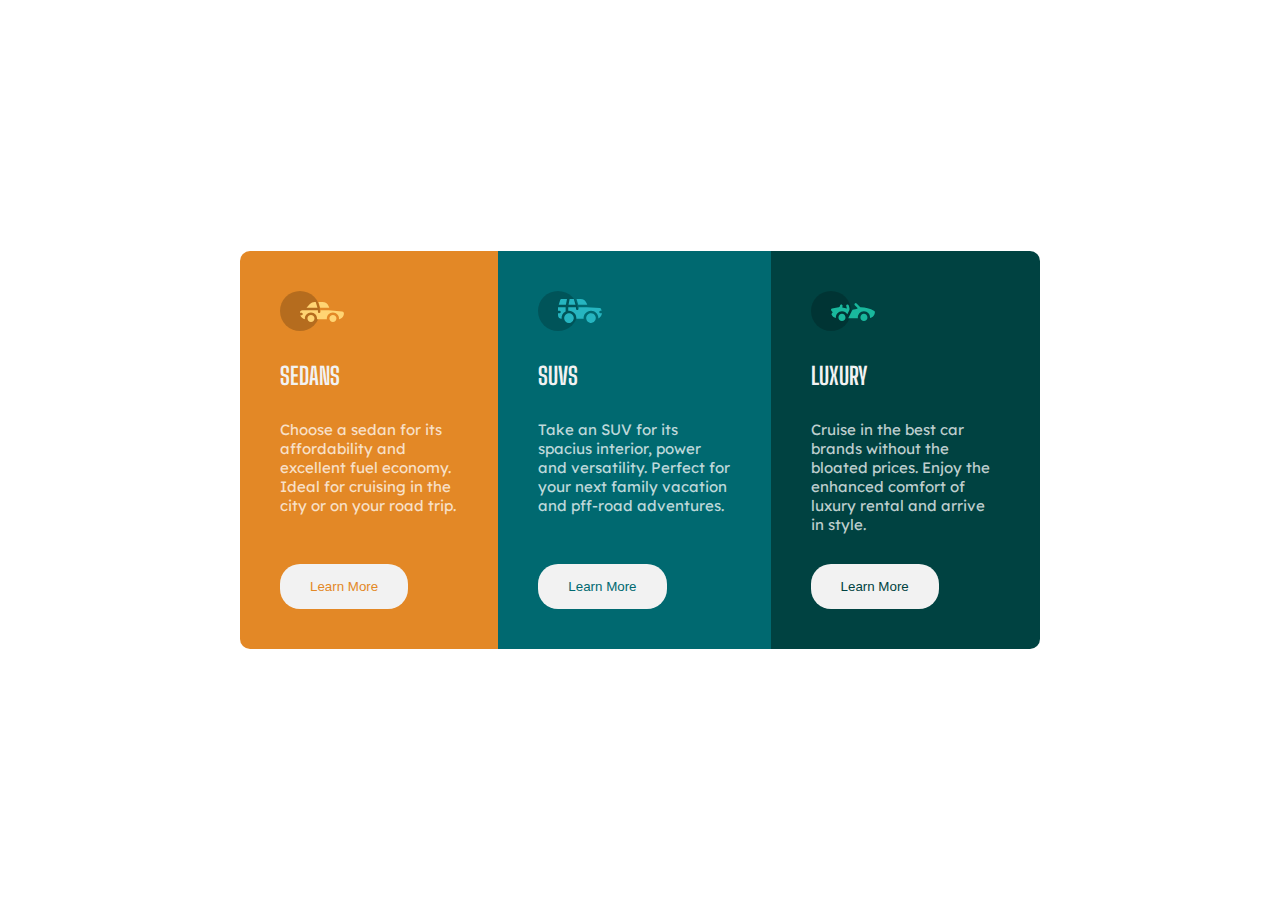
<file: index.html>
<!DOCTYPE html>
<html lang="en">
<head>
    <meta charset="UTF-8">
    <meta http-equiv="X-UA-Compatible" content="IE=edge">
    <meta name="viewport" content="width=device-width, initial-scale=1.0">
    <title>3 Column Cards</title>

    <link rel="preconnect" href="https://fonts.googleapis.com">
<link rel="preconnect" href="https://fonts.gstatic.com" crossorigin>
<link href="https://fonts.googleapis.com/css2?family=Big+Shoulders+Display:wght@700&family=Lexend+Deca&display=swap" rel="stylesheet">
<link rel="stylesheet" href="style.css">
</head>
<body>

    <div class="cards">
     <div class="cardItem one">
        <img src="./images/icon-sedans.svg" alt="sedans">

        <h2>SEDANS</h2>

        <p>Choose a sedan for its affordability and excellent fuel economy. Ideal for cruising in the city or on your road trip.</p>

        <button>Learn More</button>
     </div>
     <div class="cardItem two"> <img src="./images/icon-suvs.svg" alt="Suvs">

        <h2>SUVS</h2>

        <p>Take an SUV for its spacius interior, power and versatility. Perfect for your next family vacation and pff-road adventures. </p>

        <button>Learn More</button></div>
     <div class="cardItem three"> <img src="./images/icon-luxury.svg" alt="luxury">

        <h2>LUXURY</h2>

        <p>Cruise in the best car brands without the bloated prices. Enjoy the enhanced comfort of luxury rental and arrive in style.</p>

        <button>Learn More</button></div>
    </div>

</body>
</html>
</file>
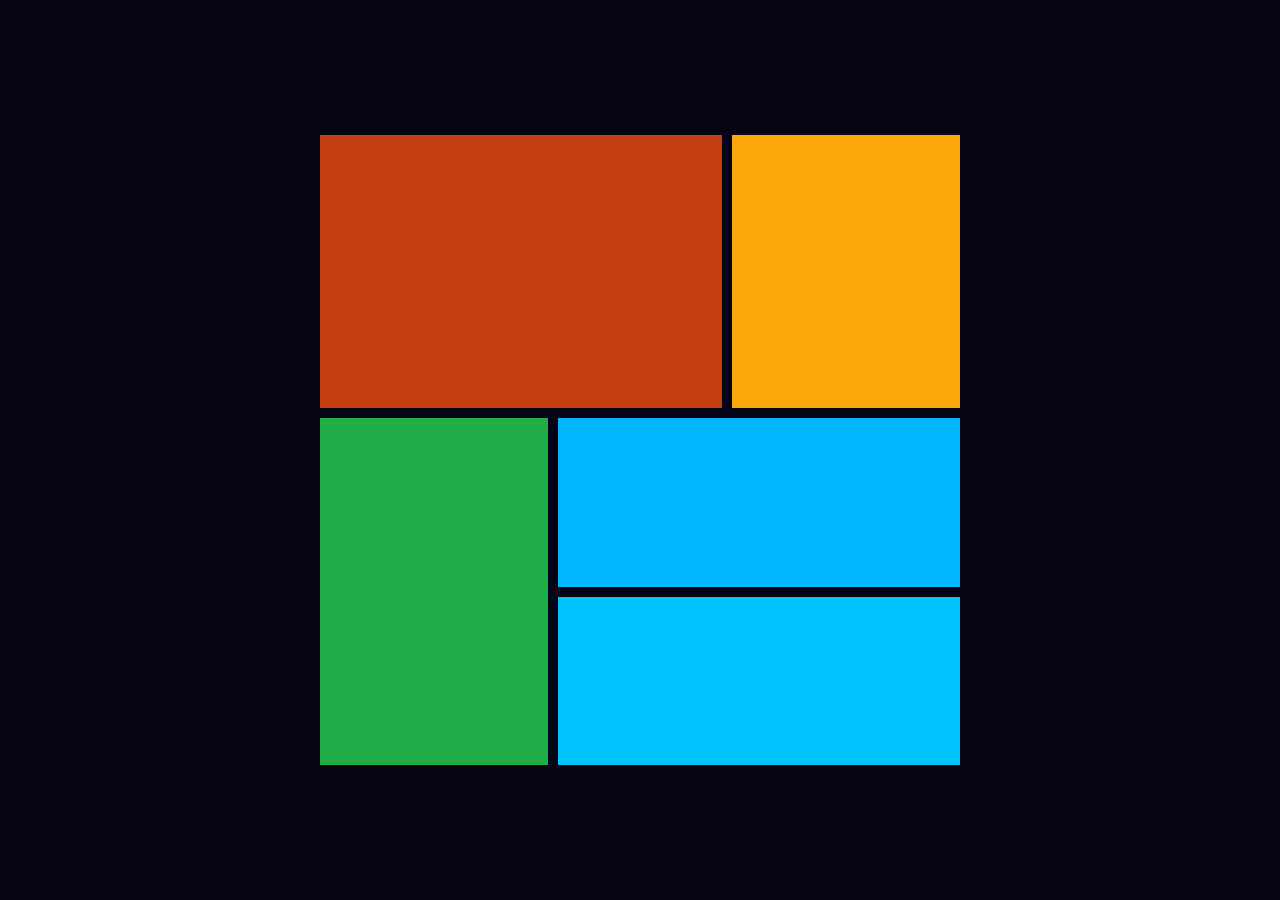
<file: grid.html>
<!DOCTYPE html>
<html lang="en">
<head>
    <meta charset="UTF-8">
    <meta http-equiv="X-UA-Compatible" content="IE=edge">
    <meta name="viewport" content="width=device-width, initial-scale=1.0">
    <title>Grid</title>
    <link rel="stylesheet" href="style.css">
    <style>
        *{
            margin: 0px;
            padding: 0px;
        }

    body  {
        background-color: rgb(4, 4, 20);
    display: flex;
    place-items: center;
    min-height: 100vh;
    min-width: 100vh;
}

.container {
    display: grid;
    grid-template-areas: 'a a b' 'a a b' 'c d d' 'c e e';
    gap: 10px;
    width: 50%;
    height: 70vh;
    margin: auto;
}

.container div {
    padding: 2em;
    text-align: center;
}

.item-a {
    background-color: rgba(252, 79, 16, 0.767);
    grid-area: a;
}

.item-b {
    background-color: rgb(252, 167, 10);
    grid-area: b;
}

.item-c {
    background-color: rgba(45, 241, 94, 0.719);
    grid-area: c;
}

.item-d {
    background-color: rgb(0, 183, 255);
    grid-area: d;
}

.item-e {
    background-color: rgb(0, 195, 255);
    grid-area: e;
}

    </style>
</head>

<body>
<div class="container">
    <div class="item-a"></div>
    <div class="item-b"></div>
    <div class="item-c"></div>
    <div class="item-d"></div>
    <div class="item-e"></div>
</div>
</body>
</html>
</file>
<file: style.css>
*{
    box-sizing: border-box;
    padding: 0;
    margin: 0;
}

body{
    min-height: 100vh;
    display: flex;
    align-items: center;
    justify-content: center;
}

.cardItem{
    padding: 40px;
    display: flex;
    flex-direction: column;
    align-items: flex-start;
    gap: 30px;


}


.cards {
    width: 800px;
    display: flex;
    border-radius: 10px;
    overflow: hidden;
}

.cardItem h2{
    color: hsl(0, 0%, 95%);
    font-family: 'Big Shoulders Display', cursive;
}

.cardItem p{
    color: hsla(0, 0%, 100%, 0.75);
    font-family: 'Lexend Deca', sans-serif; 
    font-size: 15px;
    flex-grow: 1;
}

.cardItem button{
    background-color:  hsl(0, 0%, 95%);
    padding: 15px 30px;
    border: none;
    border-radius: 20px;
}

.cardItem button:hover{
    background-color: transparent;
    border: 2px solid hsl(0, 0%, 95%);
    color: hsl(0, 0%, 95%);
    cursor: pointer;
}

.one{
    background-color: hsl(31, 77%, 52%);
}

.one button{
    color: hsl(31, 77%, 52%);
}


.two{
    background-color: hsl(184, 100%, 22%);
}

.two button{
    color: hsl(184, 100%, 22%);
}

.three{
    background-color: hsl(179, 100%, 13%);
}

.three button{
    color: hsl(179, 100%, 13%);
}

@media screen and (max-width: 550px) {
   body {
        padding: 65px 25px;
   } 

   .cards {
    flex-direction: column;
   }
}
</file>
